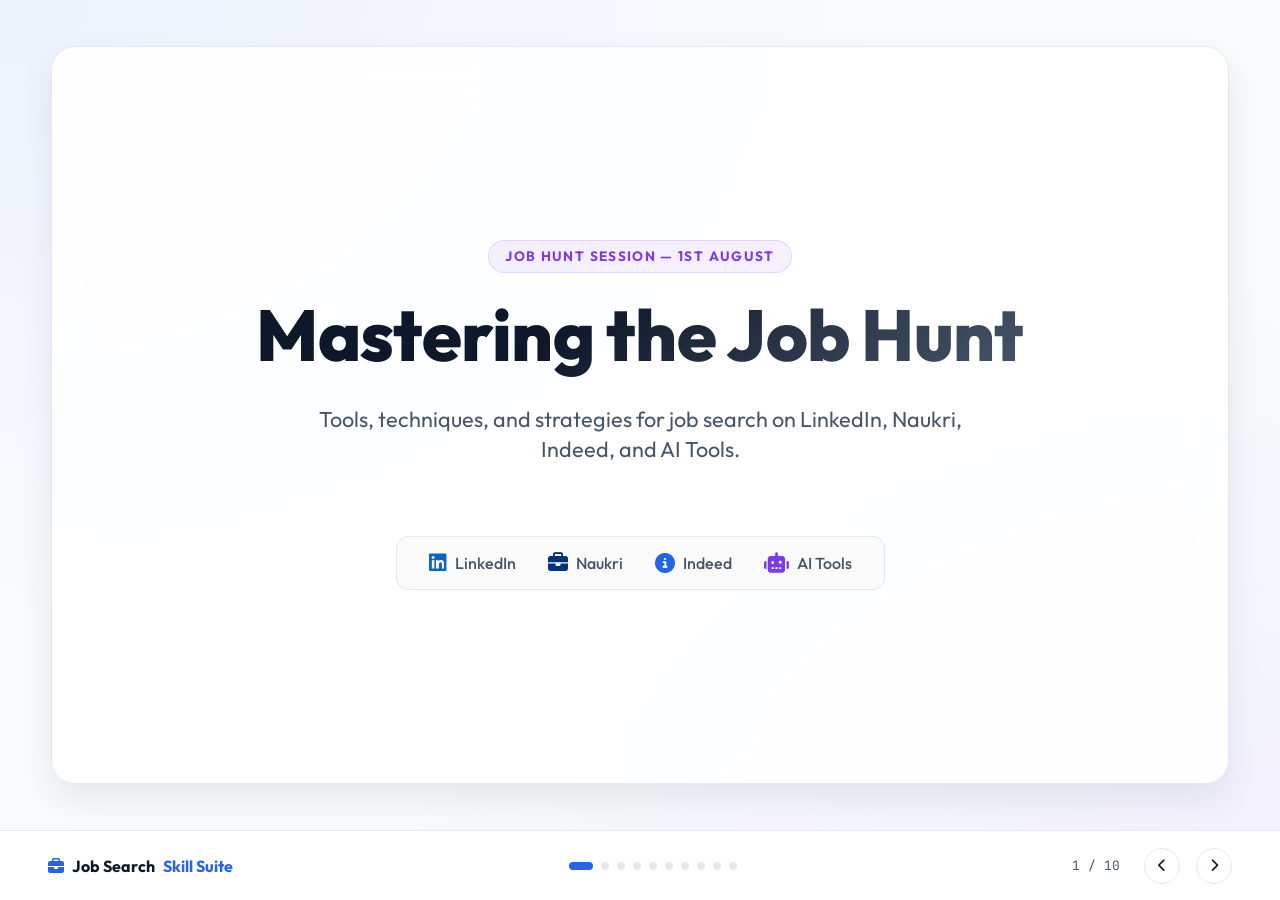
<file: docs/presentation.html>
<!DOCTYPE html>
<html lang="en">
<head>
    <meta charset="UTF-8">
    <meta name="viewport" content="width=device-width, initial-scale=1.0">
    <title>Job Search AI Skill Suite | E2E Sourcing Presentation</title>
    <link href="https://fonts.googleapis.com/css2?family=Outfit:wght@300;400;500;600;700;800&family=JetBrains+Mono:wght@400;500&display=swap" rel="stylesheet">
    <link rel="stylesheet" href="https://cdnjs.cloudflare.com/ajax/libs/font-awesome/6.4.0/css/all.min.css">
    <style>
        :root {
            --bg-main: #f8fafc;
            --bg-card: rgba(255, 255, 255, 0.9);
            --border-color: #e2e8f0;
            --text-primary: #0f172a;
            --text-secondary: #475569;
            --primary: #2563eb;
            --accent: #7c3aed;
            --success: #059669;
            --font-sans: 'Outfit', sans-serif;
            --font-mono: 'JetBrains Mono', monospace;
            --transition: all 0.3s cubic-bezier(0.16, 1, 0.3, 1);
        }

        * {
            margin: 0;
            padding: 0;
            box-sizing: border-box;
        }

        body {
            background-color: var(--bg-main);
            color: var(--text-primary);
            font-family: var(--font-sans);
            height: 100vh;
            overflow: hidden;
            display: flex;
            flex-direction: column;
            background-image: 
                radial-gradient(at 0% 0%, rgba(37, 99, 235, 0.05) 0px, transparent 50%),
                radial-gradient(at 100% 100%, rgba(124, 58, 237, 0.05) 0px, transparent 50%);
        }

        /* Slide Container */
        .deck-container {
            flex-grow: 1;
            display: flex;
            align-items: center;
            justify-content: center;
            position: relative;
            padding: 2rem;
        }

        /* Slides */
        .slide {
            position: absolute;
            width: 92%;
            max-width: 1200px;
            height: 82vh;
            background: var(--bg-card);
            border: 1px solid var(--border-color);
            border-radius: 24px;
            padding: 3.5rem 4rem;
            display: flex;
            flex-direction: column;
            justify-content: space-between;
            backdrop-filter: blur(20px);
            box-shadow: 0 15px 35px rgba(15, 23, 42, 0.08);
            opacity: 0;
            transform: scale(0.95) translateY(30px);
            pointer-events: none;
            transition: var(--transition);
        }

        .slide.active {
            opacity: 1;
            transform: scale(1) translateY(0);
            pointer-events: auto;
        }

        .slide.previous {
            opacity: 0;
            transform: scale(0.95) translateY(-30px);
        }

        /* Slide Headers */
        .slide-header {
            display: flex;
            justify-content: space-between;
            align-items: flex-start;
            border-bottom: 1px solid var(--border-color);
            padding-bottom: 1.5rem;
            margin-bottom: 1.5rem;
        }

        .slide-tag {
            font-size: 0.75rem;
            font-weight: 700;
            color: var(--primary);
            text-transform: uppercase;
            letter-spacing: 0.2em;
            background: rgba(37, 99, 235, 0.08);
            padding: 0.35rem 0.75rem;
            border-radius: 50px;
            border: 1px solid rgba(37, 99, 235, 0.15);
            display: inline-block;
        }

        .slide h2 {
            font-size: 2.25rem;
            font-weight: 800;
            letter-spacing: -0.03em;
            color: var(--text-primary);
            margin-top: 0.5rem;
        }

        .slide-body {
            flex-grow: 1;
            display: flex;
            gap: 3rem;
            align-items: stretch;
            min-height: 0;
        }

        .slide-content-left {
            flex: 1.2;
            display: flex;
            flex-direction: column;
            justify-content: center;
            gap: 1.5rem;
        }

        .slide-content-right {
            flex: 0.8;
            display: flex;
            flex-direction: column;
            justify-content: center;
            align-items: stretch;
            gap: 1rem;
        }

        /* Grid Lists */
        .info-grid {
            display: grid;
            grid-template-columns: 1fr;
            gap: 1.25rem;
        }

        .info-grid.grid-2col {
            grid-template-columns: 1fr 1fr;
            gap: 1rem;
        }

        .info-card {
            background: rgba(255, 255, 255, 0.5);
            border: 1px solid var(--border-color);
            border-radius: 12px;
            padding: 1.25rem;
            display: flex;
            gap: 1rem;
            align-items: flex-start;
            transition: var(--transition);
            box-shadow: 0 4px 6px -1px rgba(0, 0, 0, 0.02), 0 2px 4px -1px rgba(0, 0, 0, 0.01);
        }

        .info-card:hover {
            border-color: rgba(37, 99, 235, 0.4);
            background: #fff;
            transform: translateY(-2px);
            box-shadow: 0 10px 15px -3px rgba(0, 0, 0, 0.05), 0 4px 6px -2px rgba(0, 0, 0, 0.02);
        }

        .info-card i {
            font-size: 1.25rem;
            color: var(--primary);
            margin-top: 0.2rem;
        }

        .info-card-text h3 {
            font-size: 1.1rem;
            font-weight: 600;
            color: var(--text-primary);
            margin-bottom: 0.25rem;
        }

        .info-card-text p {
            font-size: 0.9rem;
            color: var(--text-secondary);
            line-height: 1.4;
        }

        /* Right Panel Glass Cards */
        .glass-panel {
            background: #ffffff;
            border: 1px solid var(--border-color);
            border-radius: 16px;
            padding: 1.75rem;
            box-shadow: 0 10px 15px -3px rgba(0, 0, 0, 0.03);
        }

        code {
            font-family: var(--font-mono);
            background-color: rgba(124, 58, 237, 0.08);
            padding: 0.15rem 0.4rem;
            border-radius: 4px;
            font-size: 0.85em;
            color: var(--accent);
            border: 1px solid rgba(124, 58, 237, 0.15);
        }

        /* Comparison Table */
        .comp-table {
            width: 100%;
            border-collapse: collapse;
            font-size: 0.85rem;
            margin-top: 0.5rem;
        }

        .comp-table th {
            text-align: left;
            padding: 0.75rem;
            border-bottom: 2px solid var(--border-color);
            color: var(--text-primary);
            font-weight: 700;
        }

        .comp-table td {
            padding: 0.75rem;
            border-bottom: 1px solid var(--border-color);
            color: var(--text-secondary);
        }

        .comp-table tr:last-child td {
            border-bottom: none;
        }

        /* Code snippets */
        .code-snippet {
            font-family: var(--font-mono);
            background-color: #0f172a;
            border: 1px solid #1e293b;
            padding: 1rem 1.25rem;
            border-radius: 10px;
            color: #f8fafc;
            font-size: 0.8rem;
            line-height: 1.4;
            overflow-y: auto;
            max-height: 250px;
        }

        /* Visual Steps */
        .vertical-steps {
            display: flex;
            flex-direction: column;
            gap: 1rem;
        }

        .v-step {
            display: flex;
            gap: 1rem;
            align-items: center;
        }

        .v-step-circle {
            width: 28px;
            height: 28px;
            border-radius: 50%;
            background: rgba(37, 99, 235, 0.08);
            border: 1px solid var(--primary);
            color: var(--primary);
            display: flex;
            align-items: center;
            justify-content: center;
            font-size: 0.8rem;
            font-weight: 700;
        }

        .v-step-text {
            font-size: 0.875rem;
            font-weight: 600;
        }

        /* Controls Footer */
        .deck-footer {
            height: 70px;
            border-top: 1px solid var(--border-color);
            padding: 0 3rem;
            display: flex;
            justify-content: space-between;
            align-items: center;
            background-color: rgba(255, 255, 255, 0.95);
            z-index: 10;
        }

        .controls {
            display: flex;
            gap: 1rem;
            align-items: center;
        }

        .control-btn {
            background: none;
            border: 1px solid var(--border-color);
            color: var(--text-primary);
            width: 36px;
            height: 36px;
            border-radius: 50%;
            cursor: pointer;
            display: flex;
            align-items: center;
            justify-content: center;
            transition: var(--transition);
        }

        .control-btn:hover {
            background-color: rgba(0, 0, 0, 0.03);
            border-color: var(--text-secondary);
        }

        .progress-indicator {
            display: flex;
            gap: 0.5rem;
        }

        .progress-dot {
            width: 8px;
            height: 8px;
            border-radius: 50%;
            background-color: var(--border-color);
            cursor: pointer;
            transition: var(--transition);
        }

        .progress-dot.active {
            background-color: var(--primary);
            width: 24px;
            border-radius: 4px;
        }

        .slide-counter {
            font-size: 0.8rem;
            color: var(--text-secondary);
            font-family: var(--font-mono);
            margin-right: 0.5rem;
        }

        .brand-watermark {
            display: flex;
            align-items: center;
            gap: 0.5rem;
            font-weight: 700;
        }

        .brand-watermark span { color: var(--primary); }

        /* Cover Slide */
        .cover-content {
            display: flex;
            flex-direction: column;
            justify-content: center;
            align-items: center;
            text-align: center;
            height: 100%;
        }

        .cover-content h1 {
            font-size: 4.5rem;
            font-weight: 800;
            letter-spacing: -0.01em;
            margin-bottom: 1.5rem;
            background: linear-gradient(135deg, var(--text-primary) 40%, var(--text-secondary) 100%);
            -webkit-background-clip: text;
            -webkit-text-fill-color: transparent;
        }

        .cover-content p {
            font-size: 1.35rem;
            color: var(--text-secondary);
            max-width: 650px;
            margin-bottom: 3rem;
            line-height: 1.4;
        }

        .cover-badge {
            background: rgba(124, 58, 237, 0.08);
            color: var(--accent);
            border: 1px solid rgba(124, 58, 237, 0.15);
            padding: 0.4rem 1rem;
            border-radius: 50px;
            font-size: 0.85rem;
            font-weight: 700;
            letter-spacing: 0.1em;
            text-transform: uppercase;
            margin-bottom: 1rem;
        }
    </style>
</head>
<body>
    
    <div class="deck-container">
        
        <!-- Slide 1: Cover -->
        <div class="slide active" id="slide-1" style="justify-content: center;">
            <div class="cover-content">
                <span class="cover-badge">Job Hunt Session — 1st August</span>
                <h1>Mastering the Job Hunt</h1>
                <p>Tools, techniques, and strategies for job search on LinkedIn, Naukri, Indeed, and AI Tools.</p>
                <div style="display: flex; gap: 2rem; justify-content: center; align-items: center; margin-top: 1.5rem; background: rgba(0,0,0,0.02); border: 1px solid var(--border-color); padding: 1rem 2rem; border-radius: 12px;">
                    <span style="font-size: 1rem; color: var(--text-secondary); display: flex; align-items: center; gap: 0.5rem; font-weight: 500;"><i class="fa-brands fa-linkedin" style="color: #0a66c2; font-size: 1.25rem;"></i> LinkedIn</span>
                    <span style="font-size: 1rem; color: var(--text-secondary); display: flex; align-items: center; gap: 0.5rem; font-weight: 500;"><i class="fa-solid fa-briefcase" style="color: #003479; font-size: 1.25rem;"></i> Naukri</span>
                    <span style="font-size: 1rem; color: var(--text-secondary); display: flex; align-items: center; gap: 0.5rem; font-weight: 500;"><i class="fa-solid fa-circle-info" style="color: #2563eb; font-size: 1.25rem;"></i> Indeed</span>
                    <span style="font-size: 1rem; color: var(--text-secondary); display: flex; align-items: center; gap: 0.5rem; font-weight: 500;"><i class="fa-solid fa-robot" style="color: #7c3aed; font-size: 1.25rem;"></i> AI Tools</span>
                </div>
            </div>
        </div>

        <!-- Slide 2: LinkedIn Optimization -->
        <div class="slide" id="slide-2">
            <div class="slide-header">
                <div>
                    <span class="slide-tag">Inbound Presence</span>
                    <h2>1. LinkedIn Profile Optimization</h2>
                </div>
                <i class="fa-brands fa-linkedin" style="font-size: 2.5rem; color: #0a66c2;"></i>
            </div>
            <div class="slide-body">
                <div class="slide-content-left" style="flex: 1.5;">
                    <div class="info-grid grid-2col">
                        <div class="info-card">
                            <i class="fa-solid fa-users"></i>
                            <div class="info-card-text">
                                <h3>The Scale of LinkedIn</h3>
                                <p>With over <b>1 Billion members globally</b> (including <b>120+ Million in India</b>) and over <b>20 Million active jobs</b>, LinkedIn is where recruiters search first.</p>
                            </div>
                        </div>
                        <div class="info-card">
                            <i class="fa-solid fa-key"></i>
                            <div class="info-card-text">
                                <h3>Keywords are Everything</h3>
                                <p>LinkedIn searches run entirely on keywords. Recruiters filter by specific skills. Place keywords in your headline, summary, and experience to feed the algorithm.</p>
                            </div>
                        </div>
                        <div class="info-card">
                            <i class="fa-solid fa-signature"></i>
                            <div class="info-card-text">
                                <h3>Headline Indexing Formula</h3>
                                <p>Avoid generic titles. Use the indexing formula: <br>
                                <code>Role | Skills | Quantifiable Accomplishments</code></p>
                            </div>
                        </div>
                        <div class="info-card">
                            <i class="fa-solid fa-wand-magic-sparkles"></i>
                            <div class="info-card-text">
                                <h3>3 Sourcing Hacks</h3>
                                <p>1. Enable 'Open to Work' (Recruiter-Only). <br>
                                2. Pin your top 3 target skills to rank higher in searches. <br>
                                3. Set a clean, custom URL path.</p>
                            </div>
                        </div>
                    </div>
                </div>
                <div class="slide-content-right" style="flex: 0.5;">
                    <div class="glass-panel" style="border-left: 4px solid var(--primary);">
                        <h4 style="color:var(--text-primary); margin-bottom: 0.75rem;"><i class="fa-solid fa-shield-halved"></i> LinkedIn Skill Block</h4>
                        <p style="font-size: 0.85rem; color: var(--text-secondary); margin-bottom: 1.25rem;">
                            Direct outreach message drafts and summary builders are compiled locally from your workspace:
                        </p>
                        <code style="display:block; text-align:center;">/job-linkedin summary</code>
                    </div>
                </div>
            </div>
        </div>

        <!-- Slide 3: The Base Resume -->
        <div class="slide" id="slide-3">
            <div class="slide-header">
                <div>
                    <span class="slide-tag">The Starting Point</span>
                    <h2>2. The Base Resume: Your Foundation</h2>
                </div>
                <i class="fa-solid fa-file-pdf" style="font-size: 2.25rem; color: var(--primary);"></i>
            </div>
            <div class="slide-body">
                <div class="slide-content-left" style="flex: 1.2;">
                    <div class="info-grid">
                        <div class="info-card">
                            <i class="fa-solid fa-file-import"></i>
                            <div class="info-card-text">
                                <h3>Profile Parsing</h3>
                                <p>Instead of manually rewriting details, the assistant reads your existing PDF (like a LinkedIn export or old resume) using: <br>
                                <code>/job profile ~/Downloads/Profile.pdf</code></p>
                            </div>
                        </div>
                        <div class="info-card">
                            <i class="fa-solid fa-code"></i>
                            <div class="info-card-text">
                                <h3>Auto-Structuring Data</h3>
                                <p>The assistant parses text and extracts your experiences, skills, education, and contact info into a clean, structured data file.</p>
                            </div>
                        </div>
                        <div class="info-card">
                            <i class="fa-solid fa-file-pdf"></i>
                            <div class="info-card-text">
                                <h3>Compiling the Base PDF</h3>
                                <p>Once parsed, the assistant instantly compiles your first base resume PDF. This serves as the master copy that we will use to tailor for target roles.</p>
                            </div>
                        </div>
                    </div>
                </div>
                <div class="slide-content-right" style="flex: 0.8; display: flex; justify-content: center; align-items: center;">
                    <div class="glass-panel text-center" style="border-left: 4px solid var(--primary); text-align: center; width: 100%;">
                        <i class="fa-solid fa-folder-open" style="font-size: 3rem; color: var(--primary); margin-bottom: 1rem;"></i>
                        <h4 style="color:var(--text-primary); margin-bottom: 0.5rem;">Prateek Lalwani Base Resume</h4>
                        <p style="font-size: 0.9rem; color: var(--text-secondary); line-height: 1.4; margin-bottom: 1rem;">
                            Profile.pdf has been successfully parsed and base-resume.pdf compiled!
                        </p>
                        <code style="font-size:0.8rem;">~/.job-search/output/base-resume.pdf</code>
                    </div>
                </div>
            </div>
        </div>

        <!-- Slide 4: Why Tailored Resumes Matter -->
        <div class="slide" id="slide-4">
            <div class="slide-header">
                <div>
                    <span class="slide-tag">Job Market Reality</span>
                    <h2>3. Why Tailored Resumes Matter Today</h2>
                </div>
                <i class="fa-solid fa-file-signature" style="font-size: 2.25rem; color: var(--accent);"></i>
            </div>
            <div class="slide-body">
                <div class="slide-content-left" style="flex: 1.2;">
                    <div class="info-grid">
                        <div class="info-card">
                            <i class="fa-solid fa-robot"></i>
                            <div class="info-card-text">
                                <h3>The ATS Gatekeeper</h3>
                                <p>Over 98% of large companies use Applicant Tracking Systems (ATS). If your resume does not match the exact keywords of the job description, it gets automatically filtered out before a human recruiter ever sees it.</p>
                            </div>
                        </div>
                        <div class="info-card">
                            <i class="fa-solid fa-hourglass-half"></i>
                            <div class="info-card-text">
                                <h3>The 6-Second Recruiter Screen</h3>
                                <p>Recruiters spend an average of just 6 seconds scanning a resume. If they don't see the exact matching skills and highlights in your top three bullet points, they move to the next candidate.</p>
                            </div>
                        </div>
                        <div class="info-card">
                            <i class="fa-solid fa-gauge-high"></i>
                            <div class="info-card-text">
                                <h3>Hyper-Competitive Job Market</h3>
                                <p>Easy-apply buttons mean recruiters receive thousands of applications. A generic, one-size-fits-all resume cannot compete with a resume that is tailored specifically for the role.</p>
                            </div>
                        </div>
                    </div>
                </div>
                <div class="slide-content-right" style="flex: 0.8; display: flex; justify-content: center; align-items: center;">
                    <div class="glass-panel text-center" style="border-left: 4px solid var(--accent); text-align: center;">
                        <i class="fa-solid fa-circle-exclamation" style="font-size: 3rem; color: var(--accent); margin-bottom: 1rem;"></i>
                        <h4 style="color:var(--text-primary); margin-bottom: 0.5rem;">The Gold Standard</h4>
                        <p style="font-size: 0.9rem; color: var(--text-secondary); line-height: 1.4;">
                            Tailoring is no longer optional. To get callbacks, your resume must match the target job description with 90%+ keyword alignment.
                        </p>
                    </div>
                </div>
            </div>
        </div>

        <!-- Slide 5: Portals vs. ATS -->
        <div class="slide" id="slide-5">
            <div class="slide-header">
                <div>
                    <span class="slide-tag">Recruiting Landscape</span>
                    <h2>4. Job Portals vs. Applicant Tracking Systems (ATS)</h2>
                </div>
                <i class="fa-solid fa-sitemap" style="font-size: 2.25rem; color: var(--primary);"></i>
            </div>
            <div class="slide-body">
                <div class="slide-content-left" style="flex: 1.2;">
                    <div class="info-grid">
                        <div class="info-card">
                            <i class="fa-solid fa-globe"></i>
                            <div class="info-card-text">
                                <h3>Job Portals (LinkedIn, Naukri, Indeed)</h3>
                                <p>Public matching search engines where candidates go to discover job openings, and recruiters go to search and headhunt profiles.</p>
                            </div>
                        </div>
                        <div class="info-card">
                            <i class="fa-solid fa-database"></i>
                            <div class="info-card-text">
                                <h3>Applicant Tracking Systems - ATS (Greenhouse, Lever, Workday)</h3>
                                <p>Internal database software companies use to collect, scan, track, and score applications. This is where your resume gets parsed by algorithms.</p>
                            </div>
                        </div>
                        <div class="info-card">
                            <i class="fa-solid fa-arrow-right-arrow-left"></i>
                            <div class="info-card-text">
                                <h3>How They Differ (The Core Link)</h3>
                                <p>You discover and apply for the job on a public **Portal**, but you get processed, filtered, or hired inside the private **ATS** database.</p>
                            </div>
                        </div>
                    </div>
                </div>
                <div class="slide-content-right" style="flex: 0.8; display: flex; justify-content: center; align-items: center;">
                    <div class="glass-panel text-center" style="border-left: 4px solid var(--primary); text-align: center;">
                        <i class="fa-solid fa-circle-info" style="font-size: 3rem; color: var(--primary); margin-bottom: 1rem;"></i>
                        <h4 style="color:var(--text-primary); margin-bottom: 0.5rem;">One-Line Takeaway</h4>
                        <p style="font-size: 0.9rem; color: var(--text-secondary); line-height: 1.4;">
                            You find the job on a Portal, but you get filtered out or hired inside the ATS. Your resume must speak the language of both.
                        </p>
                    </div>
                </div>
            </div>
        </div>

        <!-- Slide 6: The Automated Skill Suite -->
         <div class="slide" id="slide-6">
            <div class="slide-header">
                <div>
                    <span class="slide-tag">E2E Automation</span>
                    <h2>5. The Automated Skill Suite</h2>
                </div>
                <i class="fa-solid fa-terminal" style="font-size: 2.25rem; color: var(--success);"></i>
            </div>
            <div class="slide-body">
                <div class="slide-content-left">
                    <div class="info-grid">
                        <div class="info-card">
                            <i class="fa-solid fa-comments"></i>
                            <div class="info-card-text">
                                <h3>Friendly Interview Chat</h3>
                                <p>A simple chat assistant interviews you to extract your achievements, using the STAR method (Situation, Task, Action, Result) to format your career highlights.</p>
                            </div>
                        </div>
                        <div class="info-card">
                            <i class="fa-solid fa-network-wired"></i>
                            <div class="info-card-text">
                                <h3>Auto-Job Search</h3>
                                <p>The assistant searches multiple career portals automatically, matching open positions to your skills and scoring how well you fit the role.</p>
                            </div>
                        </div>
                        <div class="info-card">
                            <i class="fa-solid fa-file-pdf"></i>
                            <div class="info-card-text">
                                <h3>Resume Tailoring & PDF Maker</h3>
                                <p>Automatically rewrites your resume highlights to fit the job requirements and compiles a clean, professional PDF resume in seconds.</p>
                            </div>
                        </div>
                    </div>
                </div>
                <div class="slide-content-right">
                    <div class="vertical-steps">
                        <h4 style="color:var(--text-primary); margin-bottom: 0.5rem;">Pipeline Command Flow</h4>
                        <div class="v-step">
                            <div class="v-step-circle">1</div>
                            <span class="v-step-text"><code>/job build</code> (Conversational Bio)</span>
                        </div>
                        <div class="v-step">
                            <div class="v-step-circle">2</div>
                            <span class="v-step-text"><code>/job discover</code> (Company Sourcing)</span>
                        </div>
                        <div class="v-step">
                            <div class="v-step-circle">3</div>
                            <span class="v-step-text"><code>/job scan</code> (Parallel API match)</span>
                        </div>
                        <div class="v-step">
                            <div class="v-step-circle">4</div>
                            <span class="v-step-text"><code>/job resume & cover</code> (PDF compile)</span>
                        </div>
                        <div class="v-step">
                            <div class="v-step-circle">5</div>
                            <span class="v-step-text"><code>/job-interview</code> (Interactive Practice)</span>
                        </div>
                    </div>
                </div>
            </div>
        </div>

        <!-- Slide 7: Simplify vs Content -->
        <div class="slide" id="slide-7">
            <div class="slide-header">
                <div>
                    <span class="slide-tag">Synergy Overview</span>
                    <h2>6. Autofill Extensions vs. Content Tailoring</h2>
                </div>
                <i class="fa-solid fa-shuffle" style="font-size: 2.25rem; color: var(--accent);"></i>
            </div>
            <div class="slide-body">
                <div class="slide-content-left">
                    <table class="comp-table">
                        <thead>
                            <tr>
                                <th>Feature</th>
                                <th>Autofill Extensions (e.g. Simplify)</th>
                                <th>Content Tailoring (AI Skill Suite)</th>
                            </tr>
                        </thead>
                        <tbody>
                            <tr>
                                <td><strong>Focus Area</strong></td>
                                <td>Form inputs (Name, Email, History fields)</td>
                                <td>Deep qualifications tailoring</td>
                            </tr>
                            <tr>
                                <td><strong>Document Assembly</strong></td>
                                <td>Uploads a static, pre-existing PDF resume</td>
                                <td>Rewrites bullets per JD and compiles custom XeLaTeX PDF</td>
                            </tr>
                            <tr>
                                <td><strong>Interactive Prompts</strong></td>
                                <td>None</td>
                                <td>Conversational STAR/XYZ interviewer</td>
                            </tr>
                            <tr>
                                <td><strong>Integration</strong></td>
                                <td colspan="2" style="text-align: center; color: var(--success); background: rgba(5, 150, 105, 0.08); border: 1px solid rgba(5, 150, 105, 0.15); border-radius: 8px; font-weight: 600;">
                                    Perfect Synergy: Skill Suite compiles tailored PDF -> Simplify auto-fills & uploads
                                </td>
                            </tr>
                        </tbody>
                    </table>
                </div>
                <div class="slide-content-right">
                    <div class="glass-panel" style="border-left: 4px solid var(--accent);">
                        <h4 style="color:var(--text-primary); margin-bottom: 0.5rem;"><i class="fa-solid fa-code-fork"></i> Browser Autofill</h4>
                        <p style="font-size: 0.85rem; color: var(--text-secondary); margin-bottom: 1.25rem;">
                            The assistant opens the job application page, fills out the fields, attaches your tailored resume PDF, and pauses so you can double check it before submitting:
                        </p>
                        <code>/job apply &lt;job-url&gt;</code>
                    </div>
                </div>
            </div>
        </div>

        <!-- Slide 8: Mock Interview Practice -->
        <div class="slide" id="slide-8">
            <div class="slide-header">
                <div>
                    <span class="slide-tag">Interview Readiness</span>
                    <h2>7. Interactive Mock Interview Practice</h2>
                </div>
                <i class="fa-solid fa-comments-dollar" style="font-size: 2.25rem; color: var(--accent);"></i>
            </div>
            <div class="slide-body">
                <div class="slide-content-left" style="flex: 1.2;">
                    <div class="info-grid">
                        <div class="info-card">
                            <i class="fa-solid fa-user-tie"></i>
                            <div class="info-card-text">
                                <h3>Company-Specific Simulation</h3>
                                <p>Simulate realistic behavioral, coding, or system design interviews tailored specifically to companies like Stripe, Google, or Airbnb.</p>
                            </div>
                        </div>
                        <div class="info-card">
                            <i class="fa-solid fa-graduation-cap"></i>
                            <div class="info-card-text">
                                <h3>Real-Time STAR Feedback</h3>
                                <p>The assistant checks your answer structure, highlights missing metrics, and provides a polished, high-impact model answer instantly.</p>
                            </div>
                        </div>
                        <div class="info-card">
                            <i class="fa-solid fa-square-poll-vertical"></i>
                            <div class="info-card-text">
                                <h3>Readiness Score & Logs</h3>
                                <p>Scores your performance out of 10 and compiles a comprehensive evaluation report saved directly to your local outputs: <br>
                                <code>~/.job-search/output/interview_feedback.md</code></p>
                            </div>
                        </div>
                    </div>
                </div>
                <div class="slide-content-right" style="flex: 0.8; display: flex; justify-content: center; align-items: center;">
                    <div class="glass-panel text-center" style="border-left: 4px solid var(--accent); text-align: center; width: 100%;">
                        <i class="fa-solid fa-comments" style="font-size: 3rem; color: var(--accent); margin-bottom: 1rem;"></i>
                        <h4 style="color:var(--text-primary); margin-bottom: 0.5rem;">Interactive Command</h4>
                        <p style="font-size: 0.9rem; color: var(--text-secondary); line-height: 1.4; margin-bottom: 1rem;">
                            Start a mock interview session for a specific company and role directly:
                        </p>
                        <code>/job-interview Stripe Backend</code>
                    </div>
                </div>
            </div>
        </div>

        <!-- Slide 9: Web Prompts -->
        <div class="slide" id="slide-9">
            <div class="slide-header">
                <div>
                    <span class="slide-tag">Universal Accessibility</span>
                    <h2>8. Prompt Templates (For Web AI Chat)</h2>
                </div>
                <i class="fa-solid fa-copy" style="font-size: 2.25rem; color: var(--primary);"></i>
            </div>
            <div class="slide-body">
                <div class="slide-content-left">
                    <div class="info-grid">
                        <div class="info-card">
                            <i class="fa-solid fa-circle-nodes"></i>
                            <div class="info-card-text">
                                <h3>No Setup Required</h3>
                                <p>Use your favorite web AI chat interface directly (like ChatGPT, Gemini, Claude, or Copilot) with our standard templates.</p>
                            </div>
                        </div>
                        <div class="info-card">
                            <i class="fa-solid fa-file-invoice"></i>
                            <div class="info-card-text">
                                <h3>The Copy-Paste Method</h3>
                                <p>Copy and paste the template into the chat box along with the job description. The AI rewrites your resume points for you instantly.</p>
                            </div>
                        </div>
                        <div class="info-card">
                            <i class="fa-solid fa-paper-plane"></i>
                            <div class="info-card-text">
                                <h3>Ready-to-Use Templates</h3>
                                <p>Includes templates for resume tailoring, cover letter writing, and recruiter cold outreach. Located at <code>docs/WEB_PROMPTS.md</code>.</p>
                            </div>
                        </div>
                    </div>
                </div>
                <div class="slide-content-right">
                    <div class="code-snippet">
<span class="comment"># Excerpt from docs/WEB_PROMPTS.md</span>
You are an expert resume writer. Help me tailor my resume experience section...

Here is my current profile:
&lt;PASTE PROFILE&gt;

Here is the target JD:
&lt;PASTE JD&gt;

Instructions:
1. Rewrite bullet points using Google's XYZ formula...
                    </div>
                </div>
            </div>
        </div>

        <!-- Slide 10: Apollo Sourcing & Outreach -->
        <div class="slide" id="slide-10">
            <div class="slide-header">
                <div>
                    <span class="slide-tag">Outbound Execution</span>
                    <h2>9. Apollo Sourcing & Cold Outreach</h2>
                </div>
                <i class="fa-solid fa-paper-plane" style="font-size: 2.25rem; color: var(--primary);"></i>
            </div>
            <div class="slide-body">
                <div class="slide-content-left">
                    <div class="info-grid">
                        <div class="info-card">
                            <i class="fa-solid fa-search-dollar"></i>
                            <div class="info-card-text">
                                <h3>Apollo.io Chrome Extension</h3>
                                <p>Extract direct company email addresses and phone numbers of recruiters and engineering managers directly from LinkedIn company profiles.</p>
                            </div>
                        </div>
                        <div class="info-card">
                            <i class="fa-solid fa-envelope-open-text"></i>
                            <div class="info-card-text">
                                <h3>Recruiter Outreach Strategy</h3>
                                <p>Bypass job portals. Send a short, highly tailored cold email referencing that you applied and attaching the customized PDF compiled by your CLI tool.</p>
                            </div>
                        </div>
                        <div class="info-card">
                            <i class="fa-solid fa-mobile-screen-button"></i>
                            <div class="info-card-text">
                                <h3>Short Connection Note</h3>
                                <p>Send connection request notes under 300 characters to peer engineers to build rapport and discover internal referrals.</p>
                            </div>
                        </div>
                    </div>
                </div>
                <div class="slide-content-right">
                    <div class="glass-panel" style="border-left: 4px solid var(--success);">
                        <h4 style="color:var(--text-primary); margin-bottom: 0.5rem;"><i class="fa-solid fa-envelope"></i> Cold Email Draft</h4>
                        <p style="font-size: 0.8rem; color: var(--text-secondary); line-height: 1.4;">
                            <i>"Hi [Name], I recently applied for [Role]. I led the rewrite of [System] which cut response times by 30%—aligning directly with your requirement for [Skill]. Resumed attached. Best, [Name]"</i>
                        </p>
                    </div>
                </div>
            </div>
        </div>

    </div>

    <!-- Navigation Footer -->
    <footer class="deck-footer">
        <div class="brand-watermark">
            <i class="fa-solid fa-briefcase" style="color:var(--primary)"></i> Job Search<span> Skill Suite</span>
        </div>
        
        <div class="progress-indicator" id="dots-container">
            <!-- Rendered dynamically -->
        </div>

        <div class="controls">
            <div class="slide-counter" id="counter-display">1 / 10</div>
            <button class="control-btn" id="prev-btn" onclick="prevSlide()"><i class="fa-solid fa-chevron-left"></i></button>
            <button class="control-btn" id="next-btn" onclick="nextSlide()"><i class="fa-solid fa-chevron-right"></i></button>
        </div>
    </footer>

    <script>
        const slides = document.querySelectorAll(".slide");
        const dotsContainer = document.getElementById("dots-container");
        const counterDisplay = document.getElementById("counter-display");
        let activeIdx = 0;

        // Render progress dots
        slides.forEach((s, idx) => {
            const dot = document.createElement("div");
            dot.className = `progress-dot ${idx === 0 ? 'active' : ''}`;
            dot.addEventListener("click", () => showSlide(idx));
            dotsContainer.appendChild(dot);
        });

        const dots = document.querySelectorAll(".progress-dot");

        function showSlide(index) {
            if (index < 0 || index >= slides.length) return;
            
            slides.forEach((slide, idx) => {
                slide.classList.remove("active", "previous");
                dots[idx].classList.remove("active");
                
                if (idx === index) {
                    slide.classList.add("active");
                    dots[idx].classList.add("active");
                } else if (idx < index) {
                    slide.classList.add("previous");
                }
            });

            activeIdx = index;
            counterDisplay.innerText = `${activeIdx + 1} / ${slides.length}`;
        }

        function nextSlide() {
            if (activeIdx < slides.length - 1) {
                showSlide(activeIdx + 1);
            }
        }

        function prevSlide() {
            if (activeIdx > 0) {
                showSlide(activeIdx - 1);
            }
        }

        // Keyboard navigation
        document.addEventListener("keydown", (e) => {
            if (e.key === "ArrowRight" || e.key === "Space" || e.key === " ") {
                nextSlide();
            } else if (e.key === "ArrowLeft") {
                prevSlide();
            }
        });
    </script>
</body>
</html>
</file>
